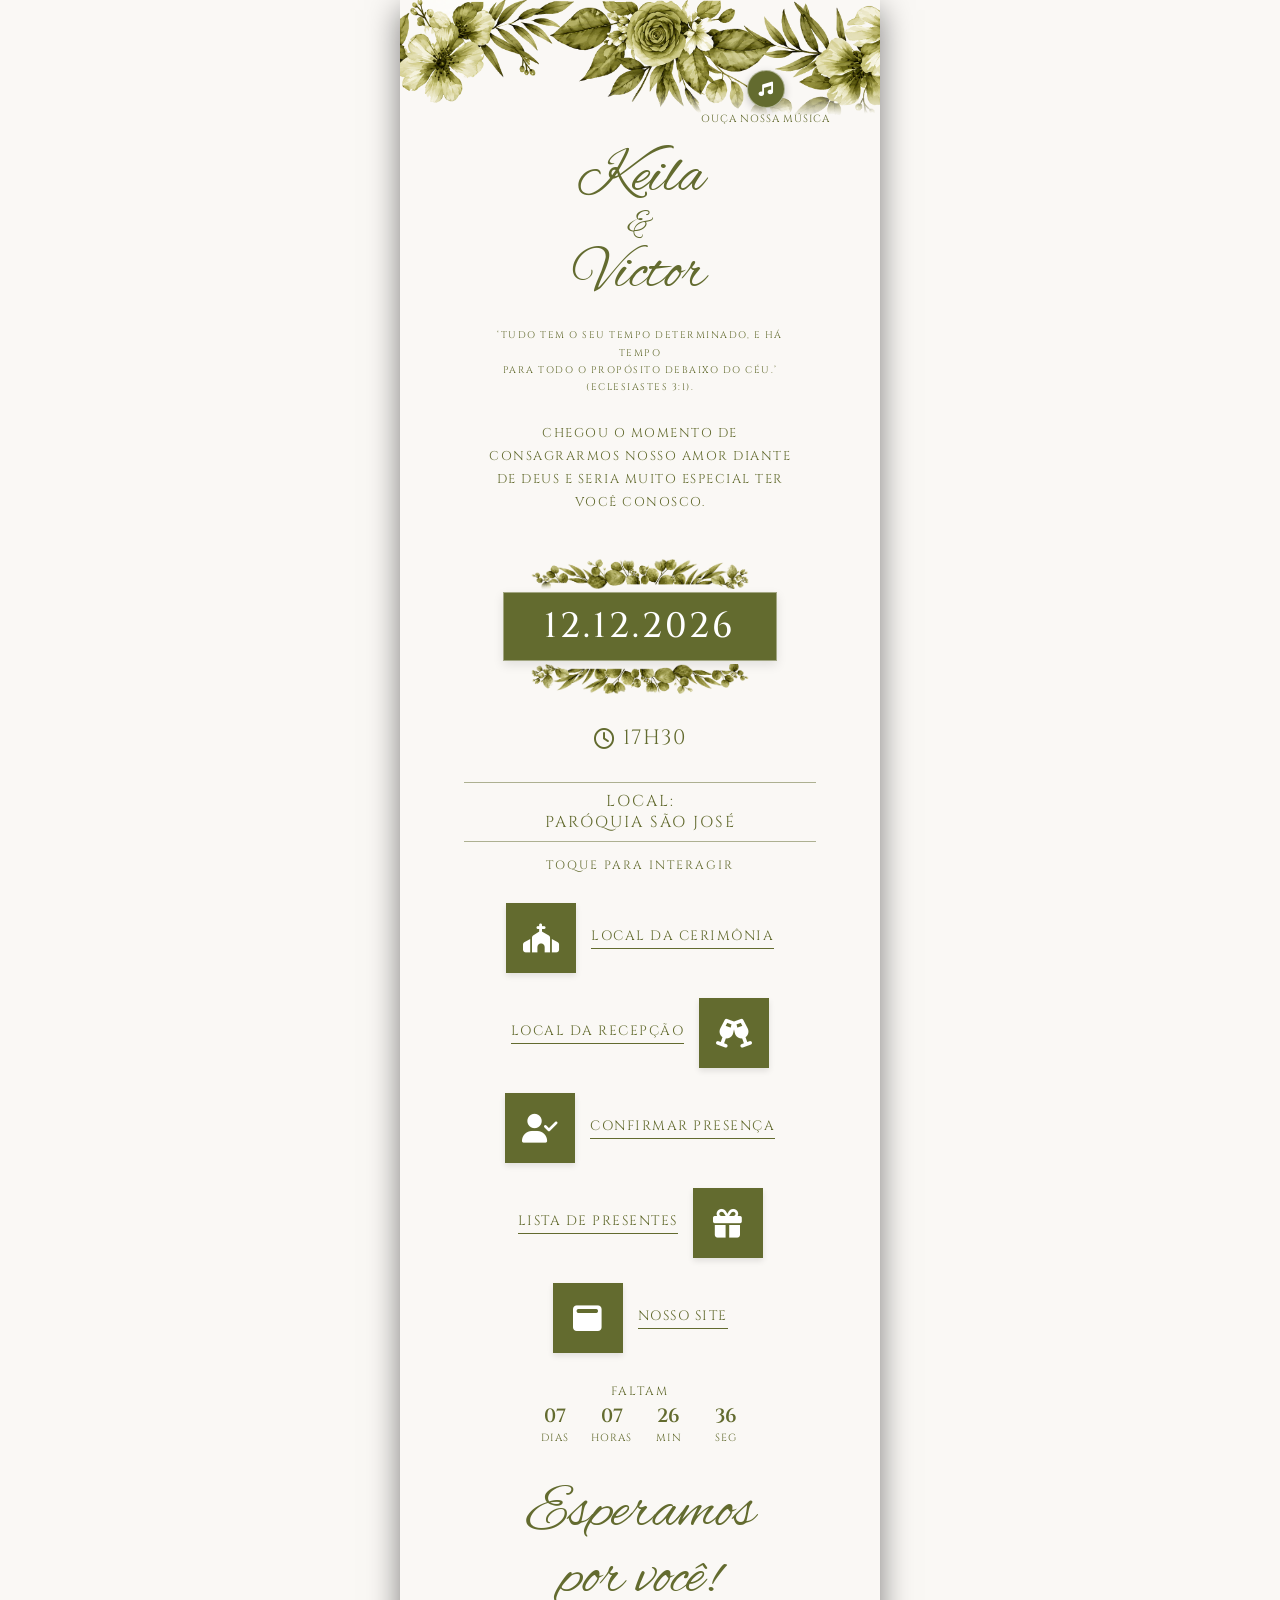
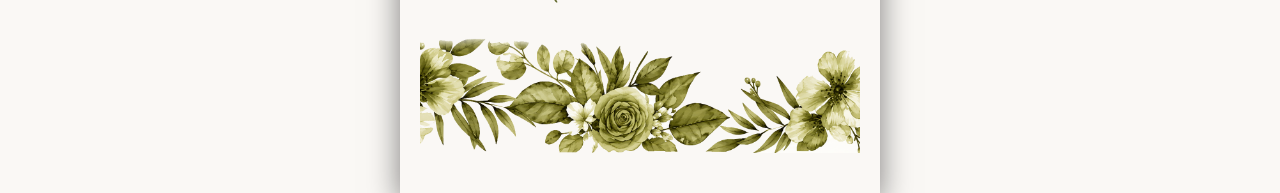
<file: index.html>
<!DOCTYPE html>
<html lang="pt-BR">
<head>
  <meta charset="UTF-8">
  <meta name="viewport" content="width=device-width, initial-scale=1.0">
  <title>Keila e Victor</title>
  
  <!-- Google Fonts -->
  <link rel="preconnect" href="https://fonts.googleapis.com">
  <link rel="preconnect" href="https://fonts.gstatic.com" crossorigin>
  <link href="https://fonts.googleapis.com/css2?family=Alex+Brush&family=Cinzel:wght@400;500;600&display=swap" rel="stylesheet">
  
  <!-- Ícones do App/Navegador -->
  <link href="imagens/icon.png" rel="shortcut icon"/>
  <link href="imagens/icon-192.png" rel="icon" sizes="192x192"/>
  <link href="imagens/icon-180.png" rel="apple-touch-icon" sizes="180x180"/>
  
  <!-- FontAwesome -->
  <link rel="stylesheet" href="https://cdnjs.cloudflare.com/ajax/libs/font-awesome/6.4.0/css/all.min.css">

  <!-- CSS Local -->
  <link rel="stylesheet" href="./style.css">
</head>
<body>
  <!-- Música de fundo -->
  <audio id="bg-music" loop src="audio/musica.mp3"></audio>
  
  <div class="card-container">

    <!-- FOTO DO TOPO (Floral Cima Ajustado) -->
    <div class="top-photo-wrapper">
      <img src="imagens/floral1.png" alt="Flores verde oliva">
    </div>

    <!-- CONTEÚDO PRINCIPAL -->
    <div class="main-content">
      
      <!-- CONTAINER DOS NOMES COM A DECORAÇÃO -->
      <div class="names-container">
        <h1 class="couple-names">
          Keila
          <span>&</span>
          Victor
        </h1>
         <!-- Bloco de Música com Texto -->
<div class="music-wrapper">
    <button id="music-btn" class="music-toggle-btn" aria-label="Tocar Música">
      <i class="fa-solid fa-music"></i>
    </button>
    <span class="music-label">Ouça nossa música</span>
  </div>
      </div>
       
      <!-- Versículo Bíblico -->
      <p class="versiculo-biblico">
        ‘Tudo tem o seu tempo determinado, e há tempo <br> 
        para todo o propósito debaixo do céu.’<br>
        (Eclesiastes 3:1).
      </p>

      <!-- Texto da Saudação -->
      <p class="invitation-text">
        Chegou o momento de consagrarmos nosso amor diante de Deus e seria muito especial ter você conosco.
      </p>

      <!-- SEÇÃO DA DATA COM DECORAÇÕES -->
      <div class="date-wrapper">
        <img src="imagens/floral-cima.png" alt="Decoração Topo" class="date-deco date-deco-top">

        <!-- DATA EM DESTAQUE -->
        <div class="date-badge">
          12.12.2026
        </div>

        <img src="imagens/floral-baixo.png" alt="Decoração Base" class="date-deco date-deco-bottom">
      </div>

      <!-- HORA -->
      <div class="time-text">
        <i class="far fa-clock"></i>
        <span>17H30</span>
      </div>
      
      <!-- LOCAL -->
      <div class="location-info">
        <div class="divider-line"></div>
        <p class="location-text">Local: <br>Paróquia São José</p>
        <div class="divider-line"></div>
      </div>

      <!-- INSTRUÇÃO -->
      <p class="touch-instruction">Toque para interagir</p>

      <!-- BOTÕES INTERATIVOS -->
      <div class="interactive-buttons">

        <!-- Botão 1: Local da Cerimônia (Igreja) -->
        <a href="https://digitalconvite.github.io/keila-e-victor/local-cerimonia.html" rel="noopener noreferrer" class="btn-row">
          <div class="icon-square">
            <i class="fas fa-church"></i>
          </div>
          <span class="btn-label">Local da Cerimônia</span>
        </a>
        
         <!-- Botão 1: Local da Recepção -->
        <a href="https://digitalconvite.github.io/keila-e-victor/local-recepcao.html" rel="noopener noreferrer" class="btn-row reverse">
          <div class="icon-square">
            <i class="fas fa-glass-cheers"></i>
          </div>
          <span class="btn-label">Local da Recepção</span>
        </a>
       
        <!-- Botão 3: Confirmar Presença -->
      <div class="btn-row" id="rsvpBtn">
        <div class="icon-square">
          <i class="fas fa-user-check"></i>
        </div>
        <span class="btn-label">Confirmar Presença</span>
      </div>
        
        <!-- Botão 3: Lista de presentes -->
        <a href="https://noivos.casar.com/keilaevictor12dez26/#/presentes" rel="noopener noreferrer" class="btn-row reverse">
          <div class="icon-square">
            <i class="fas fa-gift"></i>
          </div>
          <span class="btn-label">Lista de presentes</span>
        </a>
       
        <!-- Site -->
        <a href="https://noivos.casar.com/keilaevictor12dez26" rel="noopener noreferrer" class="btn-row">
          <div class="icon-square">
            <i class="fa-solid fa-window-maximize"></i>
          </div>
          <span class="btn-label">Nosso site</span>
        </a>

      </div>
      
   <!-- CONTAGEM REGRESSIVA -->
<div class="countdown-container">
  <div class="countdown-title">FALTAM</div>
  <div class="countdown-timer" id="countdown">
    <div class="time-box">
      <span id="days">00</span>
      <small>dias</small>
    </div>
    <div class="time-box">
      <span id="hours">00</span>
      <small>horas</small>
    </div>
    <div class="time-box">
      <span id="minutes">00</span>
      <small>min</small>
    </div>
    <div class="time-box">
      <span id="seconds">00</span>
      <small>seg</small>
    </div>
  </div>
</div>

    <div class="waiting-text">
        Esperamos<br>por você!
      </div>

    <!-- FOTO DA PARTE INFERIOR -->
    <div class="bottom-section">
      <div class="bottom-photo-wrapper">
        <img src="imagens/floral2.png" alt="flores douradas">
      </div>
    </div>

  </div>

  <!-- MODAL RSVP -->
  <div id="rsvpModal" class="modal">
    <div class="modal-content">
      <h3>Confirmação de Presença</h3>
      <form id="rsvpForm">
        
        <div class="form-group">
          <label for="nome">Seu Nome Completo:</label>
          <input type="text" id="nome" placeholder="Digite seu nome completo" required>
        </div>
        
        <div class="form-group">
          <label for="presencaCelebracao">Celebração:</label>
          <select id="presencaCelebracao" required>
            <option value="Sim, estarei presente na Celebração">Sim, estarei presente na Celebração</option>
            <option value="Não poderei ir à Celebração">Não poderei ir à Celebração</option>
          </select>
        </div>

        <div class="form-group">
          <label for="presencaRecepcao">Recepção / Festa:</label>
          <select id="presencaRecepcao" required>
            <option value="Sim, estarei presente na Recepção">Sim, estarei presente na Recepção</option>
            <option value="Não poderei ir à Recepção">Não poderei ir à Recepção</option>
          </select>
        </div>

        <div class="form-group">
          <label for="acompanhantes">Quantidade de Acompanhantes:</label>
          <input type="number" id="acompanhantes" placeholder="0" min="0" value="0">
        </div>

        <button type="submit" class="modal-btn">Enviar via WhatsApp</button>
        <button type="button" class="modal-btn btn-cancel" id="closeRsvpBtn">Fechar</button>
      </form>
    </div>
  </div>

  <!-- JavaScript Local -->
  <script src="./script.js"></script>
</body>
</html>
</file>
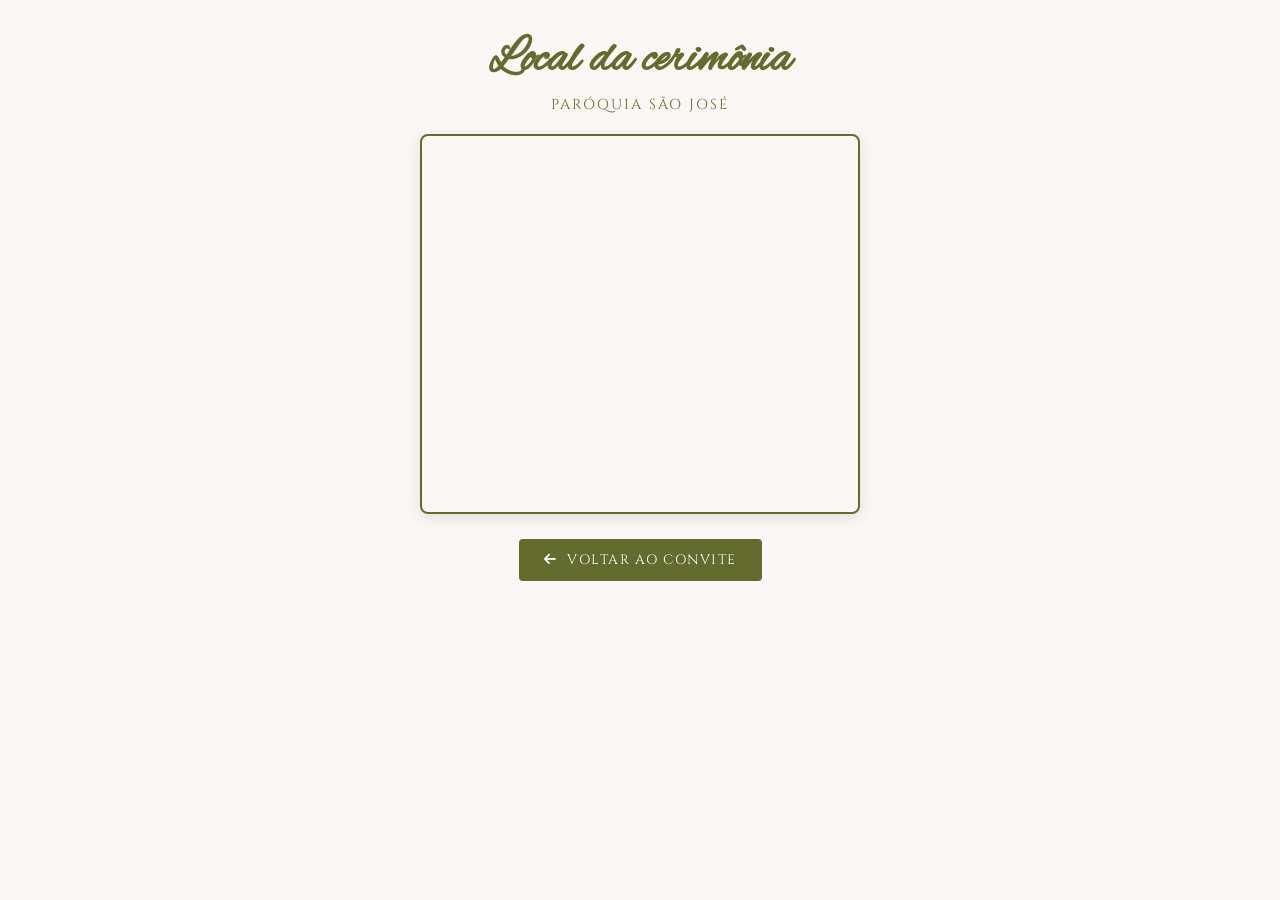
<file: local-cerimonia.html>
<!DOCTYPE html>
<html lang="pt-BR">
<head>
  <meta charset="UTF-8">
  <meta name="viewport" content="width=device-width, initial-scale=1.0">
  <title>Cerimônia</title>
  
  <!-- Google Fonts & FontAwesome -->
  <link rel="preconnect" href="https://fonts.googleapis.com">
  <link rel="preconnect" href="https://fonts.gstatic.com" crossorigin>
  <link href="https://fonts.googleapis.com/css2?family=Alex+Brush&family=Cinzel:wght@400;500;600&display=swap" rel="stylesheet">
  <link rel="stylesheet" href="https://cdnjs.cloudflare.com/ajax/libs/font-awesome/6.4.0/css/all.min.css">

  <!-- Estilos da página de localização -->
  <style>
    :root {
      --bg-color: #FAF8F5;
      --primary-color: #636b2F;
      --text-gold: #636b2F;
      --font-cursive: 'Alex Brush', cursive;
      --font-serif: 'Cinzel', serif;
    }

    * {
      box-sizing: border-box;
      margin: 0;
      padding: 0;
    }

    body {
      background-color: var(--bg-color);
      font-family: var(--font-serif);
      color: var(--text-gold);
      min-height: 100vh;
      display: flex;
      justify-content: center;
      align-items: flex-start;
    }

    .page-container {
      width: 100%;
      max-width: 480px;
      padding: 30px 20px;
      text-align: center;
      display: flex;
      flex-direction: column;
      align-items: center;
    }

    .title {
      font-family: var(--font-cursive);
      font-size: 3rem;
      color: var(--primary-color);
      margin-bottom: 5px;
    }

    .subtitle {
      font-size: 0.9rem;
      letter-spacing: 2px;
      text-transform: uppercase;
      margin-bottom: 20px;
    }

    .map-frame {
      width: 100%;
      height: 380px;
      border: 2px solid var(--primary-color);
      border-radius: 8px;
      overflow: hidden;
      box-shadow: 0 4px 15px rgba(0, 0, 0, 0.1);
      margin-bottom: 25px;
    }

    .map-frame iframe {
      width: 100%;
      height: 100%;
      border: 0;
    }

    /* Botão de Voltar ao Convite */
    .back-btn {
      display: inline-flex;
      align-items: center;
      gap: 10px;
      background-color: var(--primary-color);
      color: #FFFFFF;
      text-decoration: none;
      padding: 12px 25px;
      border-radius: 4px;
      font-size: 0.85rem;
      letter-spacing: 1.5px;
      text-transform: uppercase;
      transition: transform 0.2s ease, background-color 0.2s ease;
    }

    .back-btn:hover {
      transform: scale(1.03);
    }
  </style>
</head>
<body>

  <div class="page-container">
    <h1 class="title">Local da cerimônia</h1>
    <p class="subtitle">Paróquia São José</p>

    <!-- MAPA INCORPORADO DO GOOGLE MAPS (Entrar no google maps, digitar o local, compartilhar e escoher opção incorporar um mapa e copiar apenas o link) -->
    <div class="map-frame">
      <iframe 
        src="https://www.google.com/maps/embed?pb=!1m18!1m12!1m3!1d3653.8207402276644!2d-46.46618812372179!3d-23.68236776605068!2m3!1f0!2f0!3f0!3m2!1i1024!2i768!4f13.1!3m3!1m2!1s0x94ce6bd933cfce6f%3A0x5f9370c6bc0d92a1!2sR.%20Lasar%20Segall%2C%20333%20-%20Vila%20Assis%20Brasil%2C%20Mau%C3%A1%20-%20SP%2C%2009370-700!5e0!3m2!1spt-BR!2sbr!4v1793799802516!5m2!1spt-BR!2sbr" width="600" height="450" style="border:0;" allowfullscreen="" loading="lazy" referrerpolicy="strict-origin-when-cross-origin" 
        loading="lazy" 
        referrerpolicy="no-referrer-when-downgrade">
      </iframe>
    </div>

    <!-- BOTÃO PARA VOLTAR -->
    <a href="./index.html" class="back-btn">
      <i class="fas fa-arrow-left"></i>
      Voltar ao Convite
    </a>
  </div>

</body>
</html>
</file>
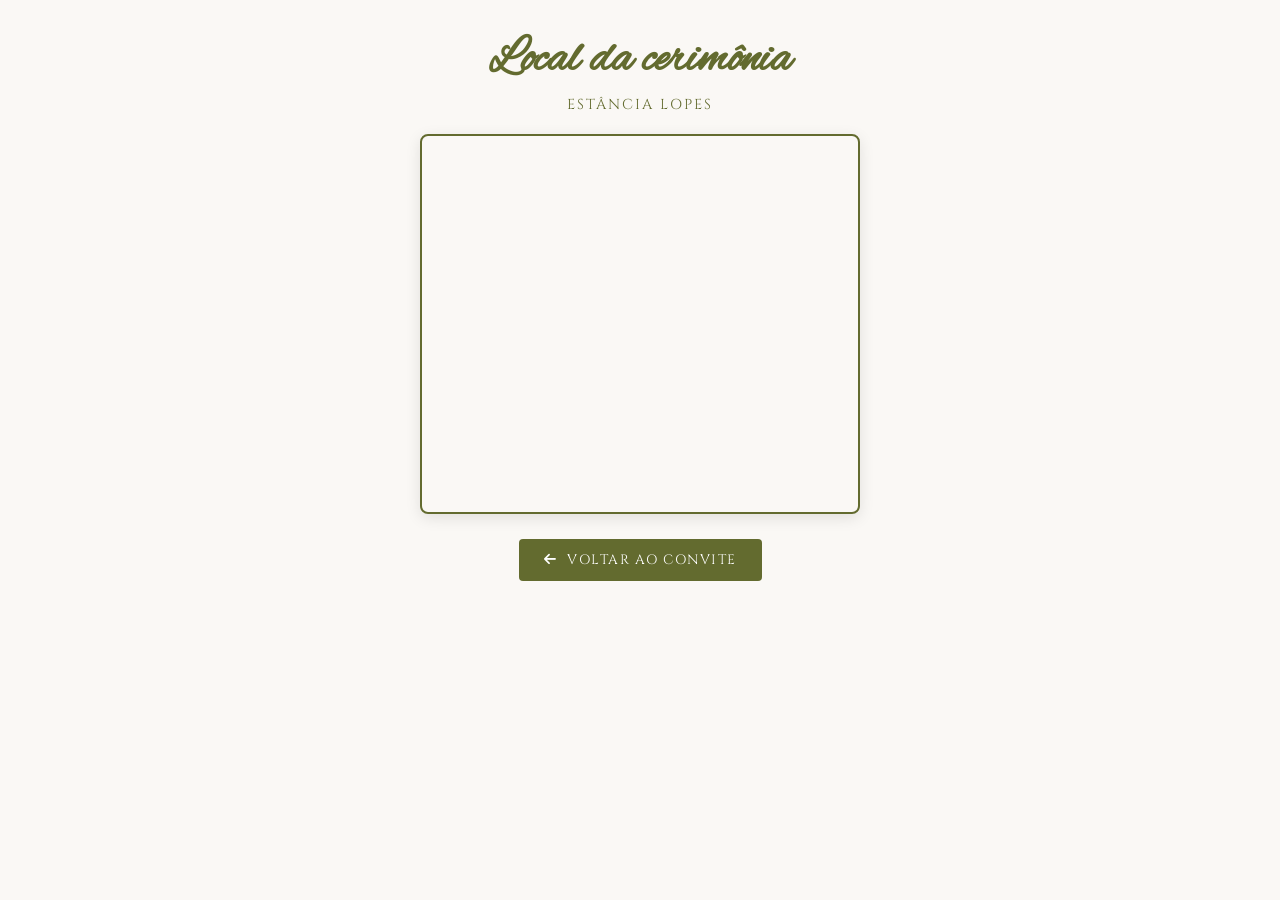
<file: local-recepcao.html>
<!DOCTYPE html>
<html lang="pt-BR">
<head>
  <meta charset="UTF-8">
  <meta name="viewport" content="width=device-width, initial-scale=1.0">
  <title>Cerimônia</title>
  
  <!-- Google Fonts & FontAwesome -->
  <link rel="preconnect" href="https://fonts.googleapis.com">
  <link rel="preconnect" href="https://fonts.gstatic.com" crossorigin>
  <link href="https://fonts.googleapis.com/css2?family=Alex+Brush&family=Cinzel:wght@400;500;600&display=swap" rel="stylesheet">
  <link rel="stylesheet" href="https://cdnjs.cloudflare.com/ajax/libs/font-awesome/6.4.0/css/all.min.css">

  <!-- Estilos da página de localização -->
  <style>
    :root {
      --bg-color: #FAF8F5;
      --primary-color: #636b2F;
      --text-gold: #636b2F;
      --font-cursive: 'Alex Brush', cursive;
      --font-serif: 'Cinzel', serif;
    }

    * {
      box-sizing: border-box;
      margin: 0;
      padding: 0;
    }

    body {
      background-color: var(--bg-color);
      font-family: var(--font-serif);
      color: var(--text-gold);
      min-height: 100vh;
      display: flex;
      justify-content: center;
      align-items: flex-start;
    }

    .page-container {
      width: 100%;
      max-width: 480px;
      padding: 30px 20px;
      text-align: center;
      display: flex;
      flex-direction: column;
      align-items: center;
    }

    .title {
      font-family: var(--font-cursive);
      font-size: 3rem;
      color: var(--primary-color);
      margin-bottom: 5px;
    }

    .subtitle {
      font-size: 0.9rem;
      letter-spacing: 2px;
      text-transform: uppercase;
      margin-bottom: 20px;
    }

    .map-frame {
      width: 100%;
      height: 380px;
      border: 2px solid var(--primary-color);
      border-radius: 8px;
      overflow: hidden;
      box-shadow: 0 4px 15px rgba(0, 0, 0, 0.1);
      margin-bottom: 25px;
    }

    .map-frame iframe {
      width: 100%;
      height: 100%;
      border: 0;
    }

    /* Botão de Voltar ao Convite */
    .back-btn {
      display: inline-flex;
      align-items: center;
      gap: 10px;
      background-color: var(--primary-color);
      color: #FFFFFF;
      text-decoration: none;
      padding: 12px 25px;
      border-radius: 4px;
      font-size: 0.85rem;
      letter-spacing: 1.5px;
      text-transform: uppercase;
      transition: transform 0.2s ease, background-color 0.2s ease;
    }

    .back-btn:hover {
      transform: scale(1.03);
    }
  </style>
</head>
<body>

  <div class="page-container">
    <h1 class="title">Local da cerimônia</h1>
    <p class="subtitle">Estância Lopes</p>

    <!-- MAPA INCORPORADO DO GOOGLE MAPS (Entrar no google maps, digitar o local, compartilhar e escoher opção incorporar um mapa e copiar apenas o link) -->
    <div class="map-frame">
      <iframe 
        src="https://www.google.com/maps/embed?pb=!1m18!1m12!1m3!1d3654.4807113634542!2d-46.40048882372233!3d-23.658761165180227!2m3!1f0!2f0!3f0!3m2!1i1024!2i768!4f13.1!3m3!1m2!1s0x94ce6d31b1fb395d%3A0x1b1ecdacebe89ccc!2sEst%C3%A2ncia%20Lopes%20Festas%20e%20Eventos!5e0!3m2!1spt-BR!2sbr!4v1793800010133!5m2!1spt-BR!2sbr" width="600" height="450" style="border:0;" allowfullscreen="" loading="lazy" referrerpolicy="strict-origin-when-cross-origin" 
        loading="lazy" 
        referrerpolicy="no-referrer-when-downgrade">
      </iframe>
    </div>

    <!-- BOTÃO PARA VOLTAR -->
    <a href="./index.html" class="back-btn">
      <i class="fas fa-arrow-left"></i>
      Voltar ao Convite
    </a>
  </div>

</body>
</html>
</file>
<file: style.css>
:root {
  --bg-color: #FAF8F5;
  --primary-color: #636b2F;
  --text-gold: #636b2F;
  --text-dark: #636b2F;
  --font-cursive: 'Alex Brush', cursive;
  --font-serif: 'Cinzel', serif;
}

* {
  box-sizing: border-box;
  margin: 0;
  padding: 0;
}

html, body {
  width: 100%;
  min-height: 100vh;
  background-color: #faf8f5;
  font-family: var(--font-serif);
  overflow-x: hidden;
  display: flex;
  justify-content: center;
  align-items: flex-start;
}

/* Container do Convite */
.card-container {
  width: 100%;
  max-width: 480px;
  background-color: var(--bg-color);
  position: relative;
  display: flex;
  flex-direction: column;
  align-items: center;
  text-align: center;
  box-shadow: 0 10px 30px rgba(0,0,0,0.5);
  min-height: 100vh;
}

/* Foto do Topo (Floral Cima - Ocupa 100% da Largura) */
.top-photo-wrapper {
  width: 100%;
  height: 120px;
  position: relative;
  overflow: hidden;
}

.top-photo-wrapper img {
  width: 100%;
  height: 100%;
  object-fit: cover;
  object-position: center top;
}

.top-photo-wrapper::after {
  content: '';
  position: absolute;
  bottom: 0;
  left: 0;
  width: 100%;
  height: 30px;
  background: linear-gradient(to bottom, rgba(250,248,245,0) 0%, var(--bg-color) 100%);
}

/* Conteúdo Central */
.main-content {
  padding: 20px 20px 40px;
  width: 100%;
  display: flex;
  flex-direction: column;
  align-items: center;
}

.names-container {
  position: relative;
  display: flex;
  justify-content: center;
  align-items: center;
  width: 50%;
  margin: 5px 0 20px;
}

.names-container .couple-names {
  margin: 0;
}

.couple-names {
  font-family: var(--font-cursive);
  font-size: 3.8rem;
  color: var(--primary-color);
  line-height: 1.1;
  margin: 10px 0 20px;
  font-weight: normal;
}

.couple-names span {
  display: block;
  font-size: 2.2rem;
  margin: -5px 0;
}

.versiculo-biblico {
  font-size: 0.6rem;
  color: var(--text-gold);
  letter-spacing: 1.5px;
  line-height: 1.8;
  max-width: 320px;
  text-transform: uppercase;
  margin-bottom: 25px;
}

.invitation-text {
  font-size: 0.8rem;
  color: var(--text-gold);
  letter-spacing: 1.5px;
  line-height: 1.8;
  max-width: 320px;
  text-transform: uppercase;
  margin-bottom: 25px;
}

.information-extra {
  font-size: 0.8rem;
  color: var(--text-gold);
  letter-spacing: 1.5px;
  line-height: 1.8;
  max-width: 320px;
  text-transform: uppercase;
  margin-bottom: 25px;
}

.location-info {
  width: 100%;
  margin-bottom: 15px;
}

.divider-line {
  width: 80%;
  height: 1px;
  background-color: var(--text-gold);
  opacity: 0.5;
  margin: 0 auto;
}

.location-text {
  font-size: 0.99rem;
  color: var(--text-gold);
  letter-spacing: 2px;
  padding: 8px 0;
  text-transform: uppercase;
}

/* Horário do Evento */
.time-text {
  display: flex;
  align-items: center;
  justify-content: center;
  gap: 6px;
  font-size: 1.3rem;
  color: var(--text-gold);
  letter-spacing: 1.5px;
  margin-bottom: 30px;
}

.time-text i,
.time-text span {
  color: var(--text-gold);
}

.date-wrapper {
  display: flex;
  flex-direction: column;
  align-items: center;
  justify-content: center;
  width: 100%;
  margin: 20px 0 30px;
}

.date-wrapper .date-badge {
  margin: 1px 0;
}

.date-badge {
  background-color: var(--primary-color);
  color: #FFFFFF;
  font-size: 2.2rem;
  font-weight: 500;
  padding: 10px 40px;
  letter-spacing: 3px;
  border: 1px solid rgba(255,255,255,0.4);
  box-shadow: 0 4px 10px rgba(0,0,0,0.1);
  position: relative;
}

.date-deco {
  width: 220px;
  height: auto;
  object-fit: contain;
  pointer-events: none;
}

.date-deco-top {
  margin-bottom: 2px;
}

.date-deco-bottom {
  margin-top: 2px;
}

.touch-instruction {
  font-size: 0.75rem;
  color: var(--text-gold);
  letter-spacing: 2px;
  text-transform: uppercase;
  margin-bottom: 30px;
}

.interactive-buttons {
  width: 100%;
  display: flex;
  flex-direction: column;
  gap: 25px;
  margin-bottom: 40px;
}

.btn-row {
  display: flex;
  align-items: center;
  justify-content: center;
  gap: 15px;
  text-decoration: none;
  cursor: pointer;
  transition: transform 0.2s ease;
}

.btn-row.reverse {
  flex-direction: row-reverse;
}

.btn-row:hover {
  transform: scale(1.03);
}

.icon-square {
  width: 70px;
  height: 70px;
  background-color: var(--primary-color);
  border: 1px solid var(--text-dark);
  display: flex;
  align-items: center;
  justify-content: center;
  color: #FFFFFF;
  font-size: 1.8rem;
  box-shadow: 0 3px 6px rgba(0,0,0,0.1);
}

.btn-label {
  font-size: 0.85rem;
  color: var(--text-gold);
  letter-spacing: 1.5px;
  text-transform: uppercase;
  position: relative;
  padding-bottom: 4px;
}

.btn-label::after {
  content: '';
  position: absolute;
  bottom: 0;
  left: 0;
  width: 100%;
  height: 1px;
  background-color: var(--text-gold);
}

/* Foto Rodapé (Floral Baixo - Ocupa 100% da Largura) */
.bottom-section {
  width: 100%;
  position: relative;
}

.bottom-photo-wrapper {
  width: 100%;
  height: 120px;
  position: relative;
}

.bottom-photo-wrapper img {
  width: 100%;
  height: 100%;
  object-fit: cover;
  object-position: center bottom; /* Foca na parte de baixo da imagem floral */
}
.waiting-text {
  font-family: var(--font-cursive);
  font-size: 3.8rem;
  color: var(--primary-color);
  line-height: 1.1;
  margin: 10px 0 20px;
  font-weight: normal;
}

.waiting-text span {
  display: block;
  font-size: 2.2rem;
  margin: -5px 0;
}

/* Estilos da Contagem Regressiva */
.countdown-container {
  display: flex;
  flex-direction: column;
  align-items: center;
  margin: -10px 0 25px; /* Ajuste a margem se preferir mais distante ou próximo */
}

.countdown-title {
  font-size: 0.75rem;
  color: var(--text-gold, #e35336);
  letter-spacing: 2px;
  margin-bottom: 8px;
  font-family: var(--font-serif, serif);
}

.countdown-timer {
  display: flex;
  gap: 12px;
}

.time-box {
  display: flex;
  flex-direction: column;
  align-items: center;
  min-width: 45px;
}

.time-box span {
  font-size: 1.2rem;
  font-weight: 600;
  color: var(--primary-color, #e35336);
  font-family: var(--font-serif, serif);
  line-height: 1;
}

.time-box small {
  font-size: 0.65rem;
  color: var(--text-gold, #e35336);
  text-transform: uppercase;
  letter-spacing: 1px;
  margin-top: 4px;
}

/* Container de Música acima/direita dos nomes */
.music-wrapper {
  position: absolute;
  right: -80px;
  top: -75px;
  display: flex;
  flex-direction: column;
  align-items: center;
  z-index: 10;
}

.music-toggle-btn {
  width: 38px;
  height: 38px;
  border-radius: 50%;
  background-color: var(--primary-color);
  color: #ffffff;
  border: 1px solid rgba(255, 255, 255, 0.5);
  box-shadow: 0 3px 8px rgba(0, 0, 0, 0.2);
  cursor: pointer;
  display: flex;
  align-items: center;
  justify-content: center;
  font-size: 0.9rem;
  transition: transform 0.2s ease, background-color 0.2s ease;
}

.music-toggle-btn:hover {
  transform: scale(1.1);
}

.music-toggle-btn.playing {
  animation: pulse 2s infinite;
}

/* Texto abaixo do botão */
.music-label {
  font-size: 0.65rem;
  color: var(--text-gold);
  letter-spacing: 0.8px;
  text-transform: uppercase;
  margin-top: 4px;
  white-space: nowrap;
  font-family: var(--font-serif);
}

/* ==========================================
   ESTILOS DA JANELA MODAL (RSVP)
   ================================---------- */

/* 1. Esconde o modal por padrão e cria o fundo escurecido */
.modal {
  display: none; /* ESSENCIAL: Mantém oculto até ser ativado via JavaScript */
  position: fixed;
  top: 0;
  left: 0;
  width: 100%;
  height: 100%;
  background-color: rgba(0, 0, 0, 0.6); /* Fundo escuro semi-transparente */
  justify-content: center;
  align-items: center;
  z-index: 1000; /* Garante que fique acima de todos os elementos */
  padding: 20px;
}

/* 2. Caixa de conteúdo do modal */
.modal-content {
  background-color: var(--bg-color, #FAF8F5);
  padding: 30px 25px;
  width: 100%;
  max-width: 400px;
  border-radius: 8px;
  box-shadow: 0 10px 30px rgba(0, 0, 0, 0.3);
  text-align: left;
  position: relative;
  max-height: 90vh;
  overflow-y: auto;
  border: 1px solid var(--primary-color);
}

.modal-content h3 {
  font-family: var(--font-serif);
  color: var(--primary-color);
  font-size: 1.3rem;
  text-align: center;
  margin-bottom: 20px;
  letter-spacing: 1px;
}

/* 3. Estilização dos campos do formulário */
.form-group {
  margin-bottom: 15px;
  display: flex;
  flex-direction: column;
}

.form-group label {
  font-size: 0.75rem;
  color: var(--text-gold);
  letter-spacing: 1px;
  text-transform: uppercase;
  margin-bottom: 6px;
  font-family: var(--font-serif);
}

.form-group input,
.form-group select {
  padding: 10px;
  font-size: 0.9rem;
  border: 1px solid rgba(99, 107, 47, 0.4);
  background-color: #ffffff;
  color: #333333;
  border-radius: 4px;
  outline: none;
  font-family: var(--font-serif);
}

.form-group input:focus,
.form-group select:focus {
  border-color: var(--primary-color);
  box-shadow: 0 0 5px rgba(99, 107, 47, 0.3);
}

/* 4. Botões internos do modal */
.modal-btn {
  width: 100%;
  background-color: var(--primary-color);
  color: #ffffff;
  border: none;
  padding: 12px;
  font-size: 0.85rem;
  letter-spacing: 1.5px;
  text-transform: uppercase;
  cursor: pointer;
  border-radius: 4px;
  margin-top: 10px;
  transition: opacity 0.2s ease;
  font-family: var(--font-serif);
}

.modal-btn:hover {
  opacity: 0.9;
}

.modal-btn.btn-cancel {
  background-color: #a94442; /* Tom avermelhado ou neutro para fechar */
  margin-top: 8px;
}
</file>
